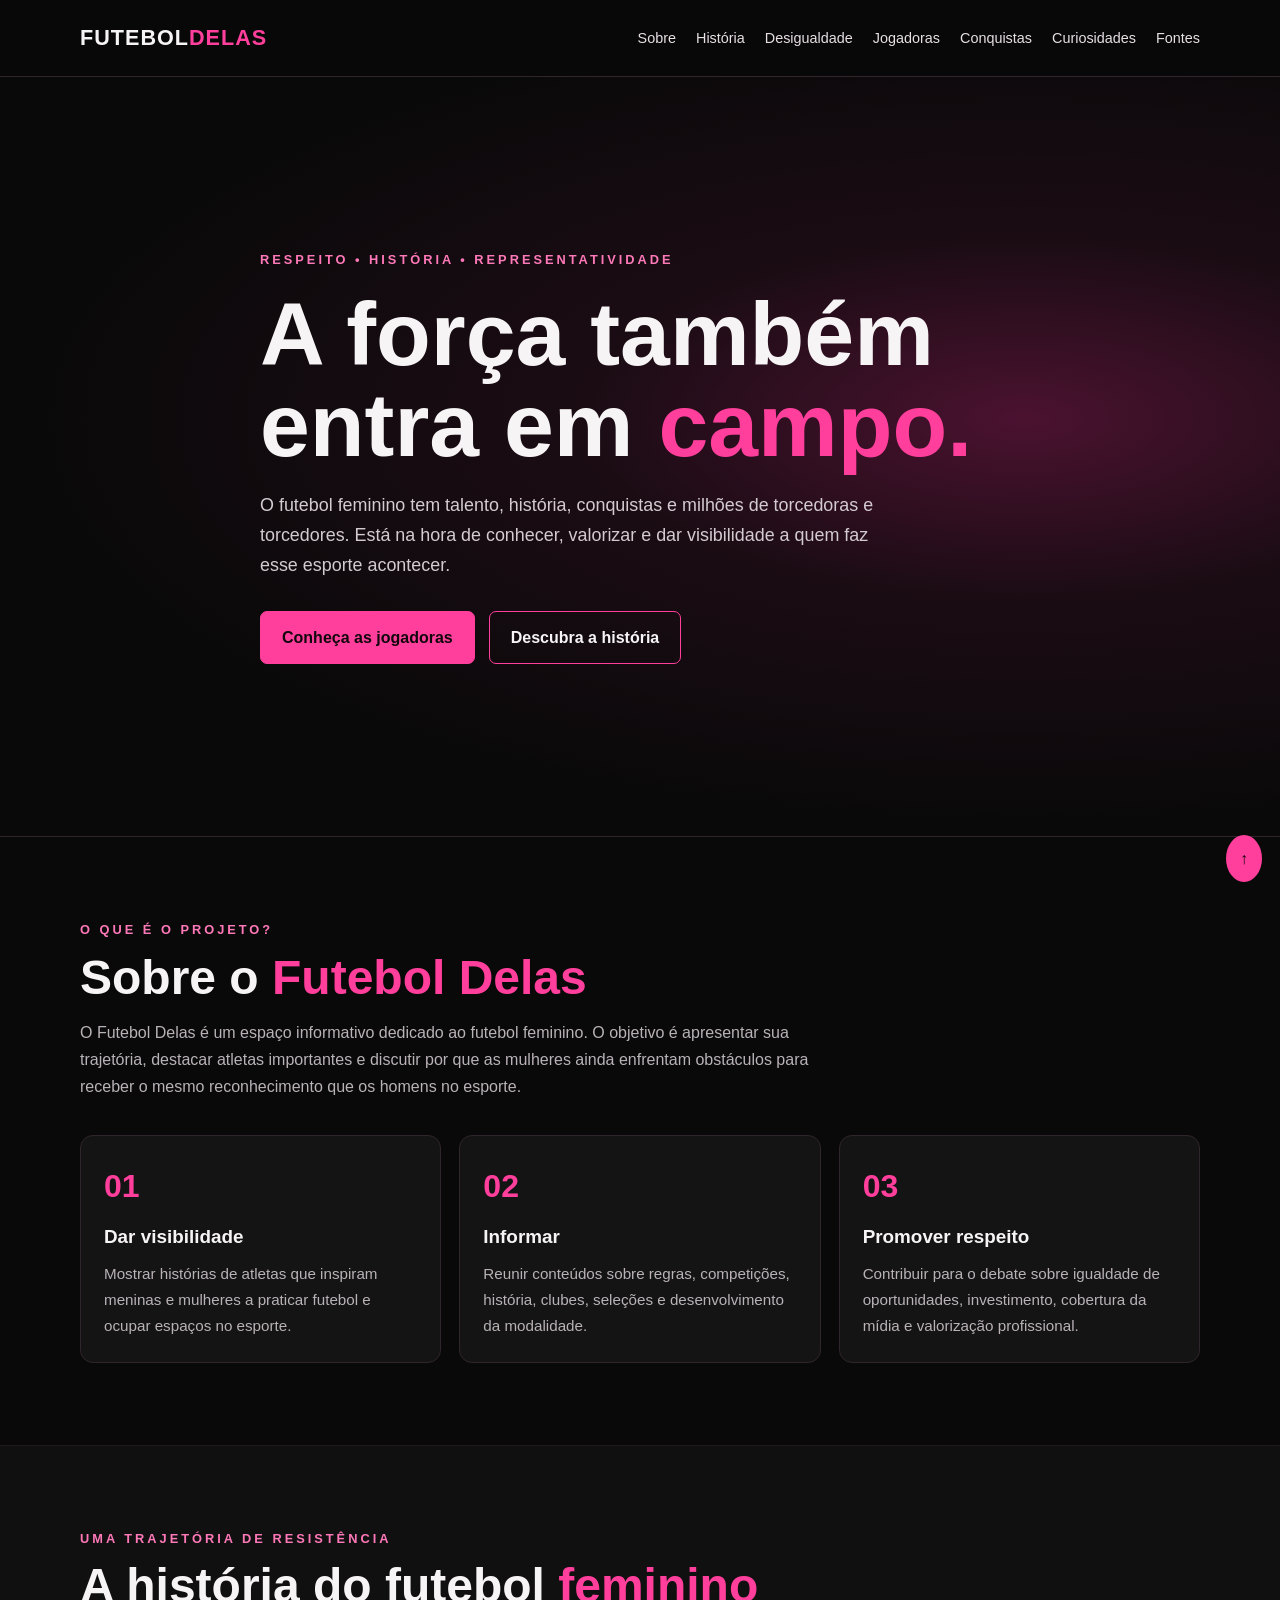
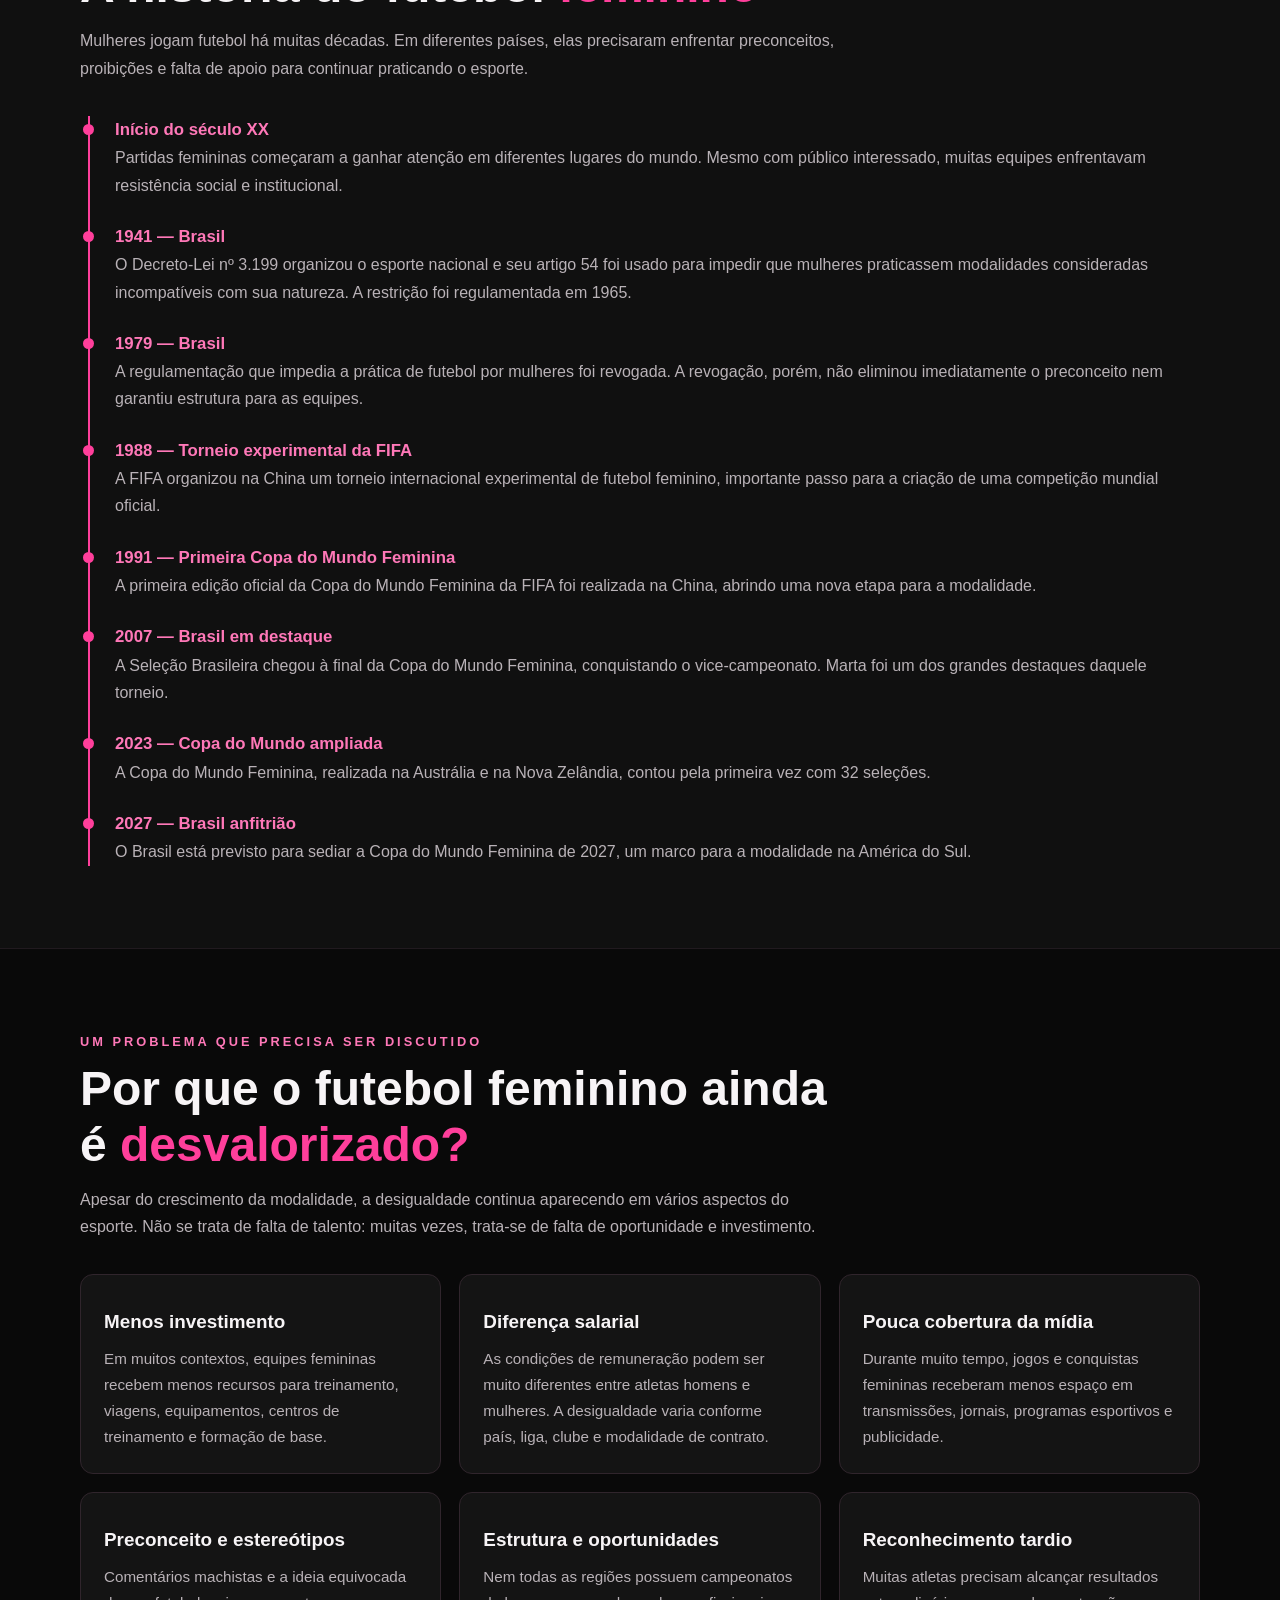
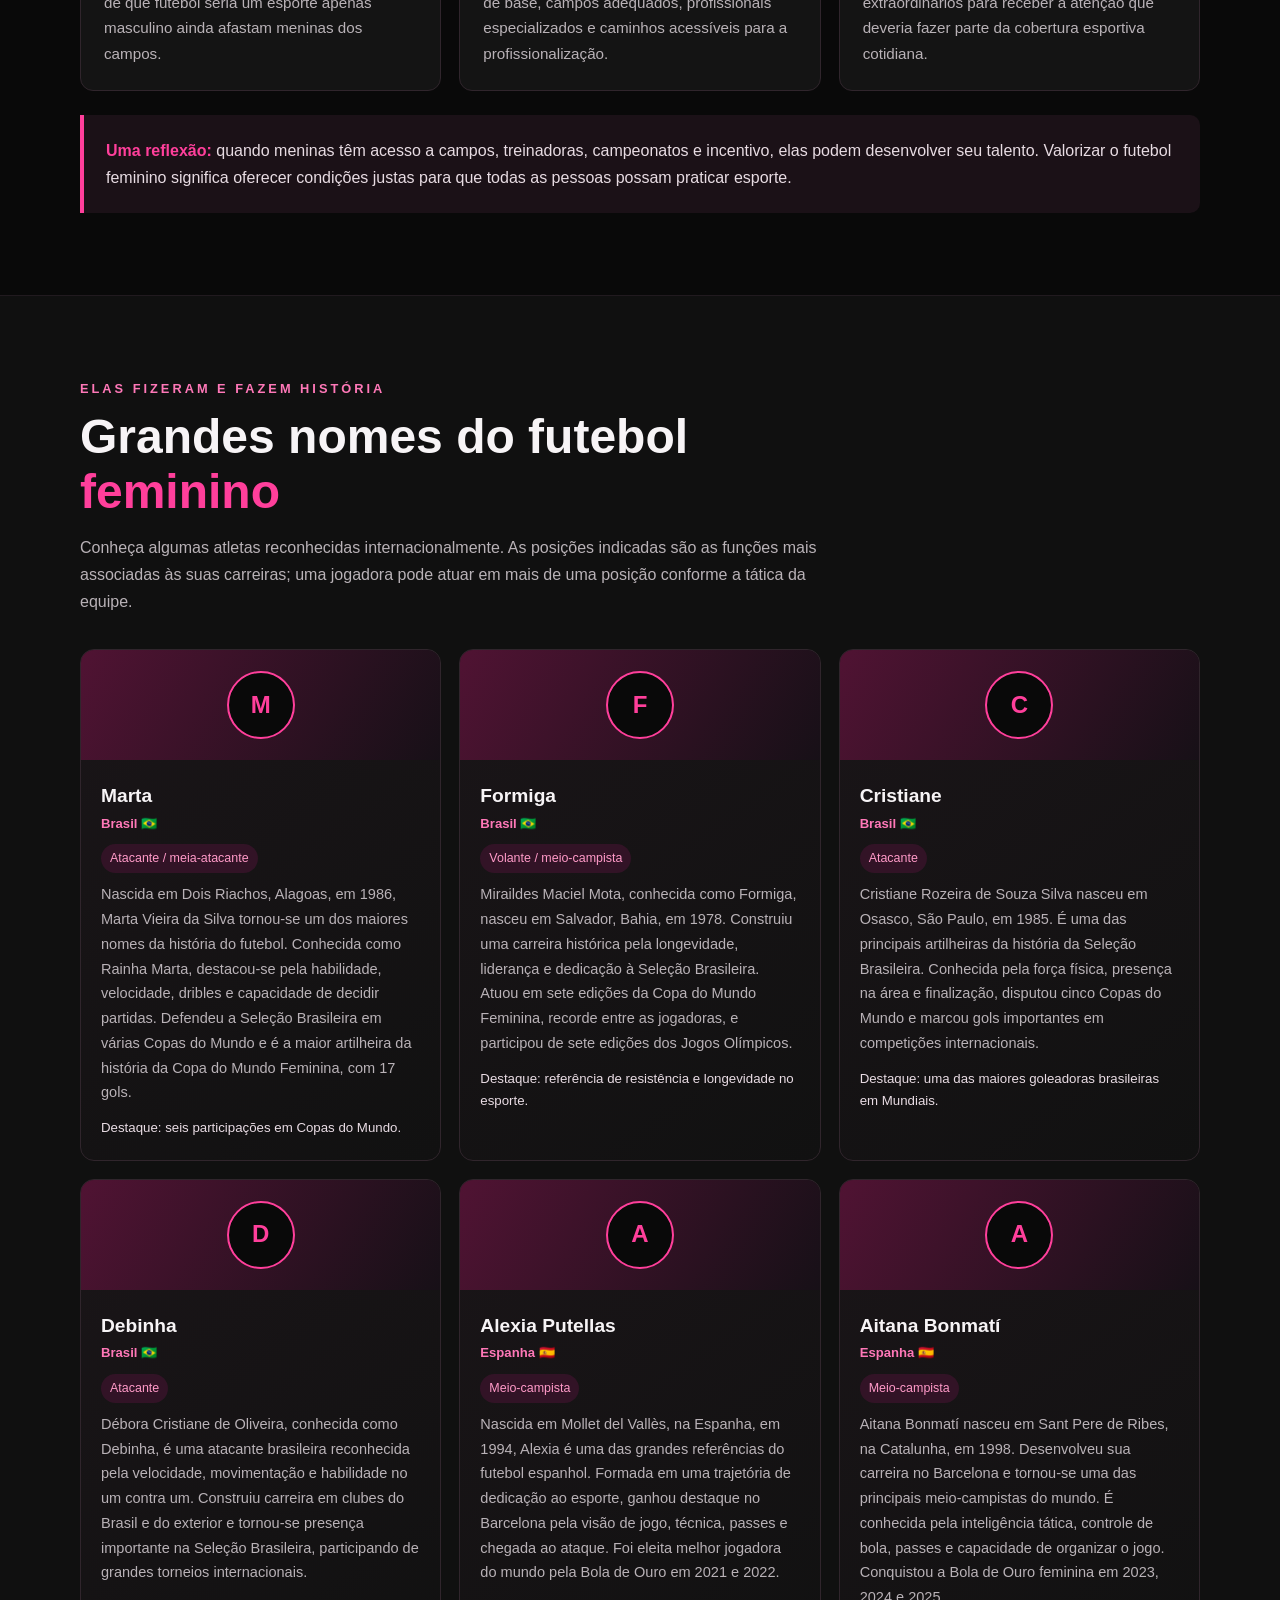
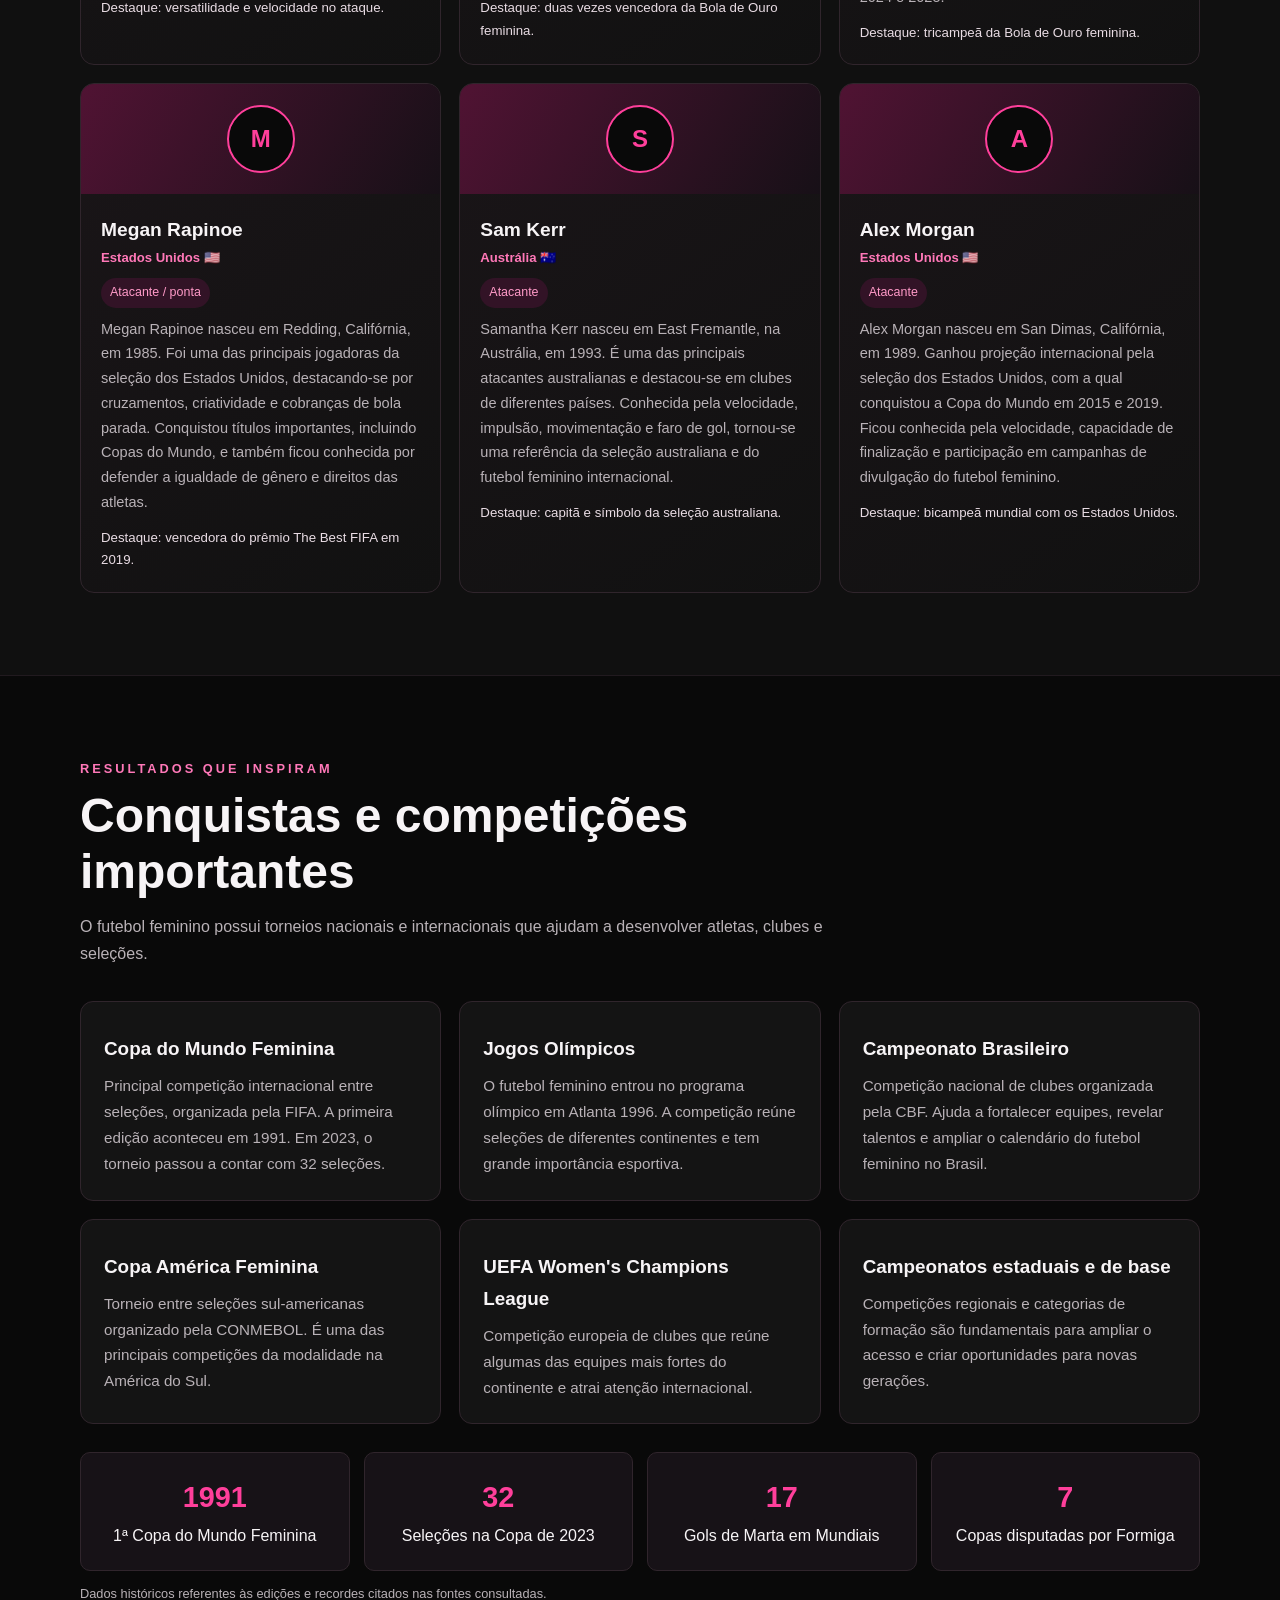
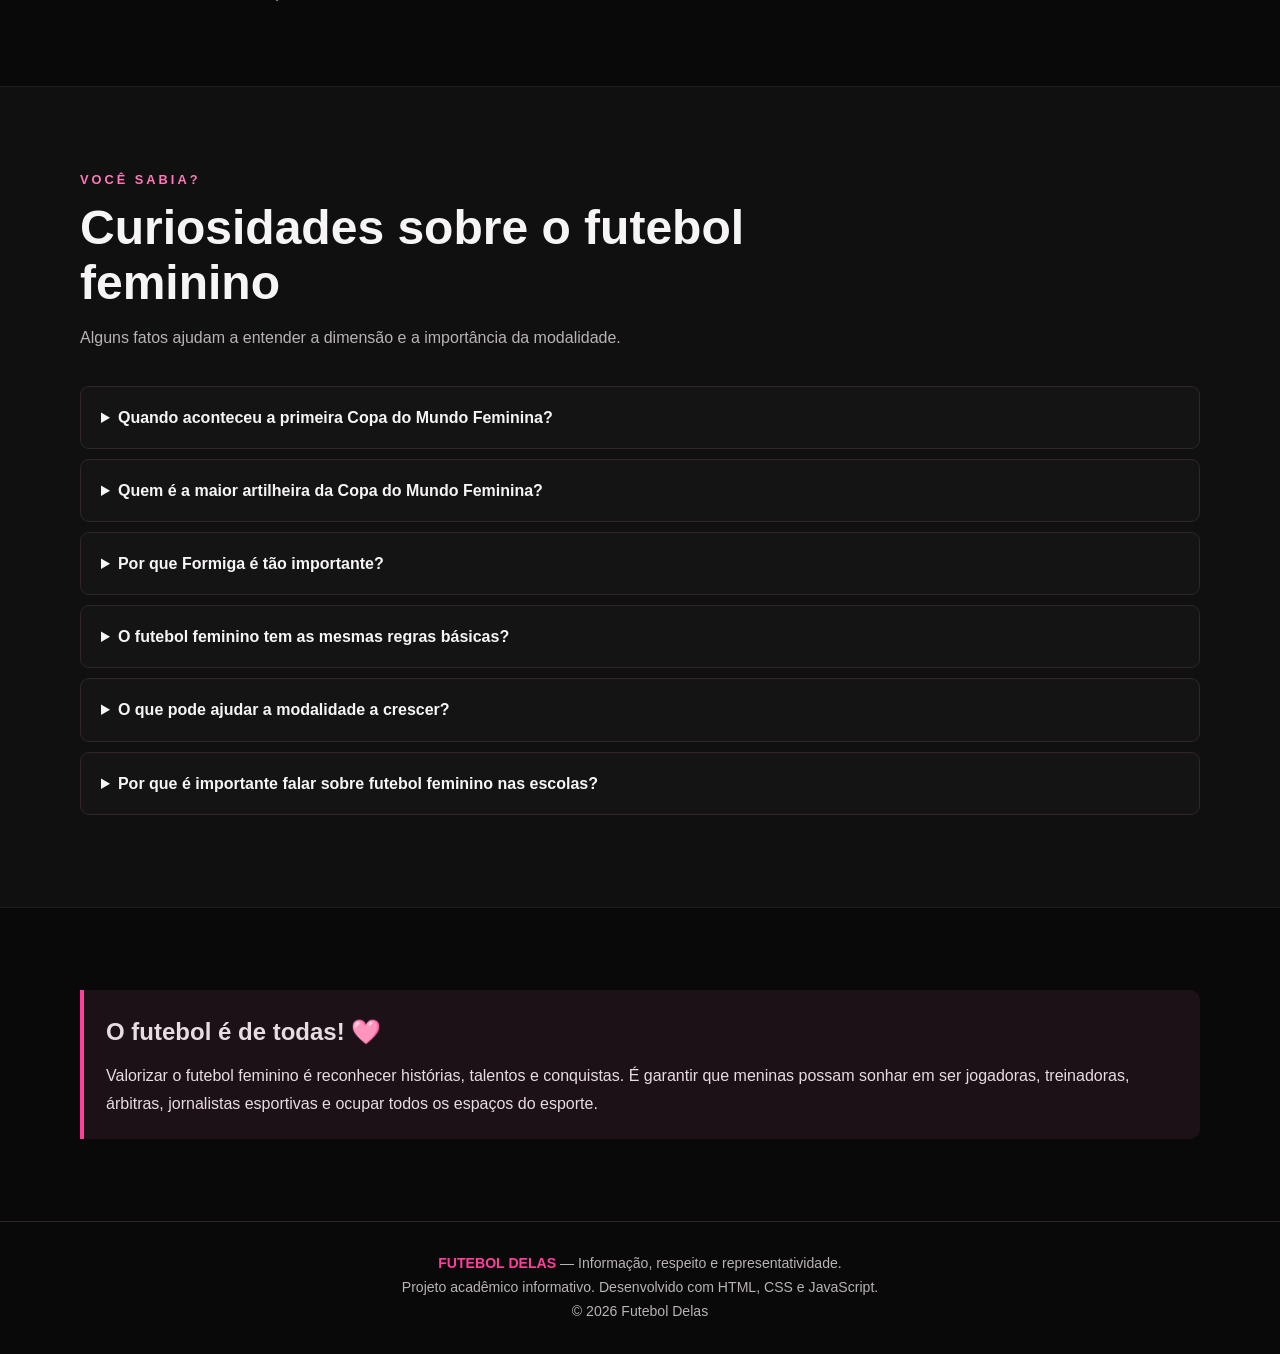
<file: index.html>
<!DOCTYPE html>
<html lang="pt-BR">
<head>
  <meta charset="UTF-8">
  <meta name="viewport" content="width=device-width, initial-scale=1.0">
  <meta name="description" content="Futebol Delas: informação, história, conquistas e representatividade no futebol feminino.">
  <title>Futebol Delas | A força também entra em campo</title>
  <style>
    :root{--bg:#090909;--panel:#141414;--panel2:#1c1c1c;--pink:#ff3f9b;--pink2:#ff78b8;--white:#f7f4f6;--muted:#b9b2b7;--line:#30252c}
    *{box-sizing:border-box;margin:0;padding:0;scroll-behavior:smooth}
    body{font-family:Arial,Helvetica,sans-serif;background:var(--bg);color:var(--white);line-height:1.7}
    a{color:inherit;text-decoration:none}
    .container{width:min(1120px,92%);margin:auto}
    header{position:sticky;top:0;z-index:20;background:rgba(9,9,9,.94);backdrop-filter:blur(12px);border-bottom:1px solid var(--line)}
    .nav{min-height:76px;display:flex;align-items:center;justify-content:space-between;gap:20px}
    .logo{font-weight:900;font-size:1.35rem;letter-spacing:1px}.logo span{color:var(--pink)}
    nav{display:flex;gap:20px;align-items:center;flex-wrap:wrap}
    nav a{font-size:.9rem;color:#e7dfe4;transition:.2s}nav a:hover{color:var(--pink)}
    .menu-btn{display:none;background:none;color:white;border:1px solid var(--pink);padding:8px 12px;border-radius:8px}
    .hero{min-height:570px;display:flex;align-items:center;background:radial-gradient(ellipse at 80% 45%,#4b1230 0%,#1b0c14 30%,#090909 70%);border-bottom:1px solid var(--line)}
    .hero-content{max-width:760px;padding:90px 0}
    .eyebrow{color:var(--pink2);font-size:.8rem;font-weight:bold;letter-spacing:3px;text-transform:uppercase}
    h1{font-size:clamp(2.8rem,7vw,5.8rem);line-height:1.02;margin:18px 0}
    h1 span,.pink{color:var(--pink)}
    .hero p{font-size:1.12rem;color:#d4cbd1;max-width:650px}
    .actions{display:flex;gap:14px;flex-wrap:wrap;margin-top:30px}
    .btn{display:inline-block;padding:12px 21px;border-radius:7px;font-weight:bold;border:1px solid var(--pink);transition:.2s}
    .btn.primary{background:var(--pink);color:#12070d}.btn:hover{transform:translateY(-2px);filter:brightness(1.12)}
    section{padding:82px 0;scroll-margin-top:75px}
    .section-head{max-width:760px;margin-bottom:34px}
    .section-head h2{font-size:clamp(2rem,4vw,3rem);line-height:1.15;margin:9px 0 14px}
    .section-head p,.muted{color:var(--muted)}
    .grid{display:grid;grid-template-columns:repeat(3,1fr);gap:18px}
    .card{background:var(--panel);border:1px solid var(--line);border-radius:13px;padding:23px}
    .card h3{margin:8px 0;color:var(--white);font-size:1.18rem}
    .card p{color:var(--muted);font-size:.95rem}
    .number{font-size:2rem;font-weight:900;color:var(--pink)}
    .dark-section{background:#101010;border-top:1px solid #211a1f;border-bottom:1px solid #211a1f}
    .timeline{border-left:2px solid var(--pink);margin-left:8px;padding-left:25px;display:grid;gap:24px}
    .timeline article{position:relative}.timeline article:before{content:"";position:absolute;width:11px;height:11px;border-radius:50%;background:var(--pink);left:-32px;top:8px}
    .timeline strong{color:var(--pink2);font-size:1.05rem}
    .players-grid{display:grid;grid-template-columns:repeat(3,1fr);gap:18px}
    .player{background:linear-gradient(145deg,#1a1518,#111);border:1px solid var(--line);border-radius:14px;overflow:hidden}
    .player-top{height:110px;background:linear-gradient(120deg,#501333,#171017);display:flex;align-items:center;justify-content:center}
    .initial{width:68px;height:68px;border-radius:50%;display:grid;place-items:center;background:#090909;border:2px solid var(--pink);color:var(--pink);font-size:1.5rem;font-weight:900}
    .player-body{padding:20px}.player-body h3{font-size:1.2rem}.country{color:var(--pink2);font-size:.82rem;font-weight:bold}
    .position{display:inline-block;margin:9px 0;padding:4px 9px;background:#321326;color:#ff9ac8;border-radius:20px;font-size:.78rem}
    .player-body p{font-size:.91rem;color:var(--muted)}
    .tagline{font-size:.83rem;color:#e9dce4;margin-top:12px}
    .notice{border-left:4px solid var(--pink);background:#1b1117;padding:22px;border-radius:0 10px 10px 0;color:#e8dce3}
    .stats{display:grid;grid-template-columns:repeat(4,1fr);gap:14px;margin-top:28px}
    .stat{background:#171217;border:1px solid var(--line);padding:20px;border-radius:10px;text-align:center}
    .stat b{display:block;font-size:1.8rem;color:var(--pink)}
    .faq details{background:var(--panel);border:1px solid var(--line);padding:17px 20px;border-radius:9px;margin:10px 0}
    .faq summary{cursor:pointer;font-weight:bold}.faq details p{color:var(--muted);padding-top:12px}
    .sources li{margin:10px 0;color:var(--muted)}.sources a{color:var(--pink2);text-decoration:underline}
    footer{padding:30px 0;border-top:1px solid var(--line);color:var(--muted);text-align:center;font-size:.88rem}
    .toplink{position:fixed;right:18px;bottom:18px;background:var(--pink);color:#160810;padding:10px 14px;border-radius:50%;font-weight:bold}
    @media(max-width:850px){.grid,.players-grid{grid-template-columns:repeat(2,1fr)}.stats{grid-template-columns:repeat(2,1fr)}nav{gap:12px}}
    @media(max-width:620px){.nav{min-height:68px}.menu-btn{display:block}nav{display:none;position:absolute;top:68px;left:0;right:0;background:#0b0b0b;padding:18px 5%;border-bottom:1px solid var(--line);flex-direction:column;align-items:flex-start}nav.open{display:flex}.grid,.players-grid{grid-template-columns:1fr}.hero{min-height:500px}.hero-content{padding:70px 0}section{padding:62px 0}}
  </style>
</head>
<body>
<header>
  <div class="container nav">
    <a class="logo" href="#inicio">FUTEBOL<span>DELAS</span></a>
    <button class="menu-btn" id="menuBtn" aria-label="Abrir menu" aria-expanded="false">☰ Menu</button>
    <nav id="menu">
      <a href="#sobre">Sobre</a><a href="#historia">História</a><a href="#desigualdade">Desigualdade</a>
      <a href="#jogadoras">Jogadoras</a><a href="#conquistas">Conquistas</a><a href="#curiosidades">Curiosidades</a><a href="#fontes">Fontes</a>
    </nav>
  </div>
</header>

<main>
  <section class="hero" id="inicio">
    <div class="container hero-content">
      <div class="eyebrow">Respeito • História • Representatividade</div>
      <h1>A força também<br>entra em <span>campo.</span></h1>
      <p>O futebol feminino tem talento, história, conquistas e milhões de torcedoras e torcedores. Está na hora de conhecer, valorizar e dar visibilidade a quem faz esse esporte acontecer.</p>
      <div class="actions"><a class="btn primary" href="#jogadoras">Conheça as jogadoras</a><a class="btn" href="#historia">Descubra a história</a></div>
    </div>
  </section>

  <section id="sobre">
    <div class="container">
      <div class="section-head"><div class="eyebrow">O que é o projeto?</div><h2>Sobre o <span class="pink">Futebol Delas</span></h2>
      <p>O Futebol Delas é um espaço informativo dedicado ao futebol feminino. O objetivo é apresentar sua trajetória, destacar atletas importantes e discutir por que as mulheres ainda enfrentam obstáculos para receber o mesmo reconhecimento que os homens no esporte.</p></div>
      <div class="grid">
        <article class="card"><div class="number">01</div><h3>Dar visibilidade</h3><p>Mostrar histórias de atletas que inspiram meninas e mulheres a praticar futebol e ocupar espaços no esporte.</p></article>
        <article class="card"><div class="number">02</div><h3>Informar</h3><p>Reunir conteúdos sobre regras, competições, história, clubes, seleções e desenvolvimento da modalidade.</p></article>
        <article class="card"><div class="number">03</div><h3>Promover respeito</h3><p>Contribuir para o debate sobre igualdade de oportunidades, investimento, cobertura da mídia e valorização profissional.</p></article>
      </div>
    </div>
  </section>

  <section class="dark-section" id="historia">
    <div class="container">
      <div class="section-head"><div class="eyebrow">Uma trajetória de resistência</div><h2>A história do futebol <span class="pink">feminino</span></h2>
      <p>Mulheres jogam futebol há muitas décadas. Em diferentes países, elas precisaram enfrentar preconceitos, proibições e falta de apoio para continuar praticando o esporte.</p></div>
      <div class="timeline">
        <article><strong>Início do século XX</strong><p class="muted">Partidas femininas começaram a ganhar atenção em diferentes lugares do mundo. Mesmo com público interessado, muitas equipes enfrentavam resistência social e institucional.</p></article>
        <article><strong>1941 — Brasil</strong><p class="muted">O Decreto-Lei nº 3.199 organizou o esporte nacional e seu artigo 54 foi usado para impedir que mulheres praticassem modalidades consideradas incompatíveis com sua natureza. A restrição foi regulamentada em 1965.</p></article>
        <article><strong>1979 — Brasil</strong><p class="muted">A regulamentação que impedia a prática de futebol por mulheres foi revogada. A revogação, porém, não eliminou imediatamente o preconceito nem garantiu estrutura para as equipes.</p></article>
        <article><strong>1988 — Torneio experimental da FIFA</strong><p class="muted">A FIFA organizou na China um torneio internacional experimental de futebol feminino, importante passo para a criação de uma competição mundial oficial.</p></article>
        <article><strong>1991 — Primeira Copa do Mundo Feminina</strong><p class="muted">A primeira edição oficial da Copa do Mundo Feminina da FIFA foi realizada na China, abrindo uma nova etapa para a modalidade.</p></article>
        <article><strong>2007 — Brasil em destaque</strong><p class="muted">A Seleção Brasileira chegou à final da Copa do Mundo Feminina, conquistando o vice-campeonato. Marta foi um dos grandes destaques daquele torneio.</p></article>
        <article><strong>2023 — Copa do Mundo ampliada</strong><p class="muted">A Copa do Mundo Feminina, realizada na Austrália e na Nova Zelândia, contou pela primeira vez com 32 seleções.</p></article>
        <article><strong>2027 — Brasil anfitrião</strong><p class="muted">O Brasil está previsto para sediar a Copa do Mundo Feminina de 2027, um marco para a modalidade na América do Sul.</p></article>
      </div>
    </div>
  </section>

  <section id="desigualdade">
    <div class="container">
      <div class="section-head"><div class="eyebrow">Um problema que precisa ser discutido</div><h2>Por que o futebol feminino ainda é <span class="pink">desvalorizado?</span></h2>
      <p>Apesar do crescimento da modalidade, a desigualdade continua aparecendo em vários aspectos do esporte. Não se trata de falta de talento: muitas vezes, trata-se de falta de oportunidade e investimento.</p></div>
      <div class="grid">
        <article class="card"><h3>Menos investimento</h3><p>Em muitos contextos, equipes femininas recebem menos recursos para treinamento, viagens, equipamentos, centros de treinamento e formação de base.</p></article>
        <article class="card"><h3>Diferença salarial</h3><p>As condições de remuneração podem ser muito diferentes entre atletas homens e mulheres. A desigualdade varia conforme país, liga, clube e modalidade de contrato.</p></article>
        <article class="card"><h3>Pouca cobertura da mídia</h3><p>Durante muito tempo, jogos e conquistas femininas receberam menos espaço em transmissões, jornais, programas esportivos e publicidade.</p></article>
        <article class="card"><h3>Preconceito e estereótipos</h3><p>Comentários machistas e a ideia equivocada de que futebol seria um esporte apenas masculino ainda afastam meninas dos campos.</p></article>
        <article class="card"><h3>Estrutura e oportunidades</h3><p>Nem todas as regiões possuem campeonatos de base, campos adequados, profissionais especializados e caminhos acessíveis para a profissionalização.</p></article>
        <article class="card"><h3>Reconhecimento tardio</h3><p>Muitas atletas precisam alcançar resultados extraordinários para receber a atenção que deveria fazer parte da cobertura esportiva cotidiana.</p></article>
      </div>
      <div class="notice" style="margin-top:24px"><strong class="pink">Uma reflexão:</strong> quando meninas têm acesso a campos, treinadoras, campeonatos e incentivo, elas podem desenvolver seu talento. Valorizar o futebol feminino significa oferecer condições justas para que todas as pessoas possam praticar esporte.</div>
    </div>
  </section>

  <section class="dark-section" id="jogadoras">
    <div class="container">
      <div class="section-head"><div class="eyebrow">Elas fizeram e fazem história</div><h2>Grandes nomes do futebol <span class="pink">feminino</span></h2>
      <p>Conheça algumas atletas reconhecidas internacionalmente. As posições indicadas são as funções mais associadas às suas carreiras; uma jogadora pode atuar em mais de uma posição conforme a tática da equipe.</p></div>
      <div class="players-grid">
        <article class="player"><div class="player-top"><div class="initial">M</div></div><div class="player-body"><h3>Marta</h3><div class="country">Brasil 🇧🇷</div><span class="position">Atacante / meia-atacante</span><p>Nascida em Dois Riachos, Alagoas, em 1986, Marta Vieira da Silva tornou-se um dos maiores nomes da história do futebol. Conhecida como Rainha Marta, destacou-se pela habilidade, velocidade, dribles e capacidade de decidir partidas. Defendeu a Seleção Brasileira em várias Copas do Mundo e é a maior artilheira da história da Copa do Mundo Feminina, com 17 gols.</p><div class="tagline">Destaque: seis participações em Copas do Mundo.</div></div></article>
        <article class="player"><div class="player-top"><div class="initial">F</div></div><div class="player-body"><h3>Formiga</h3><div class="country">Brasil 🇧🇷</div><span class="position">Volante / meio-campista</span><p>Miraildes Maciel Mota, conhecida como Formiga, nasceu em Salvador, Bahia, em 1978. Construiu uma carreira histórica pela longevidade, liderança e dedicação à Seleção Brasileira. Atuou em sete edições da Copa do Mundo Feminina, recorde entre as jogadoras, e participou de sete edições dos Jogos Olímpicos.</p><div class="tagline">Destaque: referência de resistência e longevidade no esporte.</div></div></article>
        <article class="player"><div class="player-top"><div class="initial">C</div></div><div class="player-body"><h3>Cristiane</h3><div class="country">Brasil 🇧🇷</div><span class="position">Atacante</span><p>Cristiane Rozeira de Souza Silva nasceu em Osasco, São Paulo, em 1985. É uma das principais artilheiras da história da Seleção Brasileira. Conhecida pela força física, presença na área e finalização, disputou cinco Copas do Mundo e marcou gols importantes em competições internacionais.</p><div class="tagline">Destaque: uma das maiores goleadoras brasileiras em Mundiais.</div></div></article>
        <article class="player"><div class="player-top"><div class="initial">D</div></div><div class="player-body"><h3>Debinha</h3><div class="country">Brasil 🇧🇷</div><span class="position">Atacante</span><p>Débora Cristiane de Oliveira, conhecida como Debinha, é uma atacante brasileira reconhecida pela velocidade, movimentação e habilidade no um contra um. Construiu carreira em clubes do Brasil e do exterior e tornou-se presença importante na Seleção Brasileira, participando de grandes torneios internacionais.</p><div class="tagline">Destaque: versatilidade e velocidade no ataque.</div></div></article>
        <article class="player"><div class="player-top"><div class="initial">A</div></div><div class="player-body"><h3>Alexia Putellas</h3><div class="country">Espanha 🇪🇸</div><span class="position">Meio-campista</span><p>Nascida em Mollet del Vallès, na Espanha, em 1994, Alexia é uma das grandes referências do futebol espanhol. Formada em uma trajetória de dedicação ao esporte, ganhou destaque no Barcelona pela visão de jogo, técnica, passes e chegada ao ataque. Foi eleita melhor jogadora do mundo pela Bola de Ouro em 2021 e 2022.</p><div class="tagline">Destaque: duas vezes vencedora da Bola de Ouro feminina.</div></div></article>
        <article class="player"><div class="player-top"><div class="initial">A</div></div><div class="player-body"><h3>Aitana Bonmatí</h3><div class="country">Espanha 🇪🇸</div><span class="position">Meio-campista</span><p>Aitana Bonmatí nasceu em Sant Pere de Ribes, na Catalunha, em 1998. Desenvolveu sua carreira no Barcelona e tornou-se uma das principais meio-campistas do mundo. É conhecida pela inteligência tática, controle de bola, passes e capacidade de organizar o jogo. Conquistou a Bola de Ouro feminina em 2023, 2024 e 2025.</p><div class="tagline">Destaque: tricampeã da Bola de Ouro feminina.</div></div></article>
        <article class="player"><div class="player-top"><div class="initial">M</div></div><div class="player-body"><h3>Megan Rapinoe</h3><div class="country">Estados Unidos 🇺🇸</div><span class="position">Atacante / ponta</span><p>Megan Rapinoe nasceu em Redding, Califórnia, em 1985. Foi uma das principais jogadoras da seleção dos Estados Unidos, destacando-se por cruzamentos, criatividade e cobranças de bola parada. Conquistou títulos importantes, incluindo Copas do Mundo, e também ficou conhecida por defender a igualdade de gênero e direitos das atletas.</p><div class="tagline">Destaque: vencedora do prêmio The Best FIFA em 2019.</div></div></article>
        <article class="player"><div class="player-top"><div class="initial">S</div></div><div class="player-body"><h3>Sam Kerr</h3><div class="country">Austrália 🇦🇺</div><span class="position">Atacante</span><p>Samantha Kerr nasceu em East Fremantle, na Austrália, em 1993. É uma das principais atacantes australianas e destacou-se em clubes de diferentes países. Conhecida pela velocidade, impulsão, movimentação e faro de gol, tornou-se uma referência da seleção australiana e do futebol feminino internacional.</p><div class="tagline">Destaque: capitã e símbolo da seleção australiana.</div></div></article>
        <article class="player"><div class="player-top"><div class="initial">A</div></div><div class="player-body"><h3>Alex Morgan</h3><div class="country">Estados Unidos 🇺🇸</div><span class="position">Atacante</span><p>Alex Morgan nasceu em San Dimas, Califórnia, em 1989. Ganhou projeção internacional pela seleção dos Estados Unidos, com a qual conquistou a Copa do Mundo em 2015 e 2019. Ficou conhecida pela velocidade, capacidade de finalização e participação em campanhas de divulgação do futebol feminino.</p><div class="tagline">Destaque: bicampeã mundial com os Estados Unidos.</div></div></article>
      </div>
    </div>
  </section>

  <section id="conquistas">
    <div class="container">
      <div class="section-head"><div class="eyebrow">Resultados que inspiram</div><h2>Conquistas e competições importantes</h2><p>O futebol feminino possui torneios nacionais e internacionais que ajudam a desenvolver atletas, clubes e seleções.</p></div>
      <div class="grid">
        <article class="card"><h3>Copa do Mundo Feminina</h3><p>Principal competição internacional entre seleções, organizada pela FIFA. A primeira edição aconteceu em 1991. Em 2023, o torneio passou a contar com 32 seleções.</p></article>
        <article class="card"><h3>Jogos Olímpicos</h3><p>O futebol feminino entrou no programa olímpico em Atlanta 1996. A competição reúne seleções de diferentes continentes e tem grande importância esportiva.</p></article>
        <article class="card"><h3>Campeonato Brasileiro</h3><p>Competição nacional de clubes organizada pela CBF. Ajuda a fortalecer equipes, revelar talentos e ampliar o calendário do futebol feminino no Brasil.</p></article>
        <article class="card"><h3>Copa América Feminina</h3><p>Torneio entre seleções sul-americanas organizado pela CONMEBOL. É uma das principais competições da modalidade na América do Sul.</p></article>
        <article class="card"><h3>UEFA Women's Champions League</h3><p>Competição europeia de clubes que reúne algumas das equipes mais fortes do continente e atrai atenção internacional.</p></article>
        <article class="card"><h3>Campeonatos estaduais e de base</h3><p>Competições regionais e categorias de formação são fundamentais para ampliar o acesso e criar oportunidades para novas gerações.</p></article>
      </div>
      <div class="stats">
        <div class="stat"><b>1991</b><span>1ª Copa do Mundo Feminina</span></div>
        <div class="stat"><b>32</b><span>Seleções na Copa de 2023</span></div>
        <div class="stat"><b>17</b><span>Gols de Marta em Mundiais</span></div>
        <div class="stat"><b>7</b><span>Copas disputadas por Formiga</span></div>
      </div>
      <p class="muted" style="font-size:.8rem;margin-top:12px">Dados históricos referentes às edições e recordes citados nas fontes consultadas.</p>
    </div>
  </section>

  <section class="dark-section" id="curiosidades">
    <div class="container">
      <div class="section-head"><div class="eyebrow">Você sabia?</div><h2>Curiosidades sobre o futebol feminino</h2><p>Alguns fatos ajudam a entender a dimensão e a importância da modalidade.</p></div>
      <div class="faq">
        <details><summary>Quando aconteceu a primeira Copa do Mundo Feminina?</summary><p>Em 1991, na China. Os Estados Unidos foram os campeões da primeira edição.</p></details>
        <details><summary>Quem é a maior artilheira da Copa do Mundo Feminina?</summary><p>Marta, do Brasil, com 17 gols marcados em seis edições do torneio.</p></details>
        <details><summary>Por que Formiga é tão importante?</summary><p>Ela participou de sete edições da Copa do Mundo Feminina, entre 1995 e 2019, um recorde na competição.</p></details>
        <details><summary>O futebol feminino tem as mesmas regras básicas?</summary><p>Sim. As regras fundamentais são as mesmas do futebol praticado por homens: dois tempos, gols, impedimento, faltas, cartões e demais regras do jogo. O que pode mudar são regulamentos específicos de cada competição.</p></details>
        <details><summary>O que pode ajudar a modalidade a crescer?</summary><p>Mais investimento, formação de base, calendário estável, transmissão dos jogos, patrocínio, estrutura profissional, respeito e oportunidades iguais.</p></details>
        <details><summary>Por que é importante falar sobre futebol feminino nas escolas?</summary><p>Porque a escola pode combater estereótipos, incentivar a participação de meninas no esporte e ensinar que talento e interesse não dependem de gênero.</p></details>
      </div>
    </div>
  </section>

  <section>
    <div class="container">
      <div class="notice"><h2 style="margin-bottom:10px">O futebol é de todas! <span class="pink">🩷</span></h2><p>Valorizar o futebol feminino é reconhecer histórias, talentos e conquistas. É garantir que meninas possam sonhar em ser jogadoras, treinadoras, árbitras, jornalistas esportivas e ocupar todos os espaços do esporte.</p></div>
    </div>
  </section>
  
</main>
<footer><div class="container"><p><strong class="pink">FUTEBOL DELAS</strong> — Informação, respeito e representatividade.</p><p>Projeto acadêmico informativo. Desenvolvido com HTML, CSS e JavaScript.</p><p>© <span id="year"></span> Futebol Delas</p></div></footer>
<a class="toplink" href="#inicio" aria-label="Voltar ao topo">↑</a>
<script>
  const menuBtn = document.getElementById('menuBtn');
  const menu = document.getElementById('menu');
  menuBtn.addEventListener('click', () => {
    const opened = menu.classList.toggle('open');
    menuBtn.setAttribute('aria-expanded', opened);
  });
  menu.querySelectorAll('a').forEach(link => link.addEventListener('click', () => {
    menu.classList.remove('open');
    menuBtn.setAttribute('aria-expanded', 'false');
  }));
  document.getElementById('year').textContent = new Date().getFullYear();
</script>
</body>
</html>
</file>
